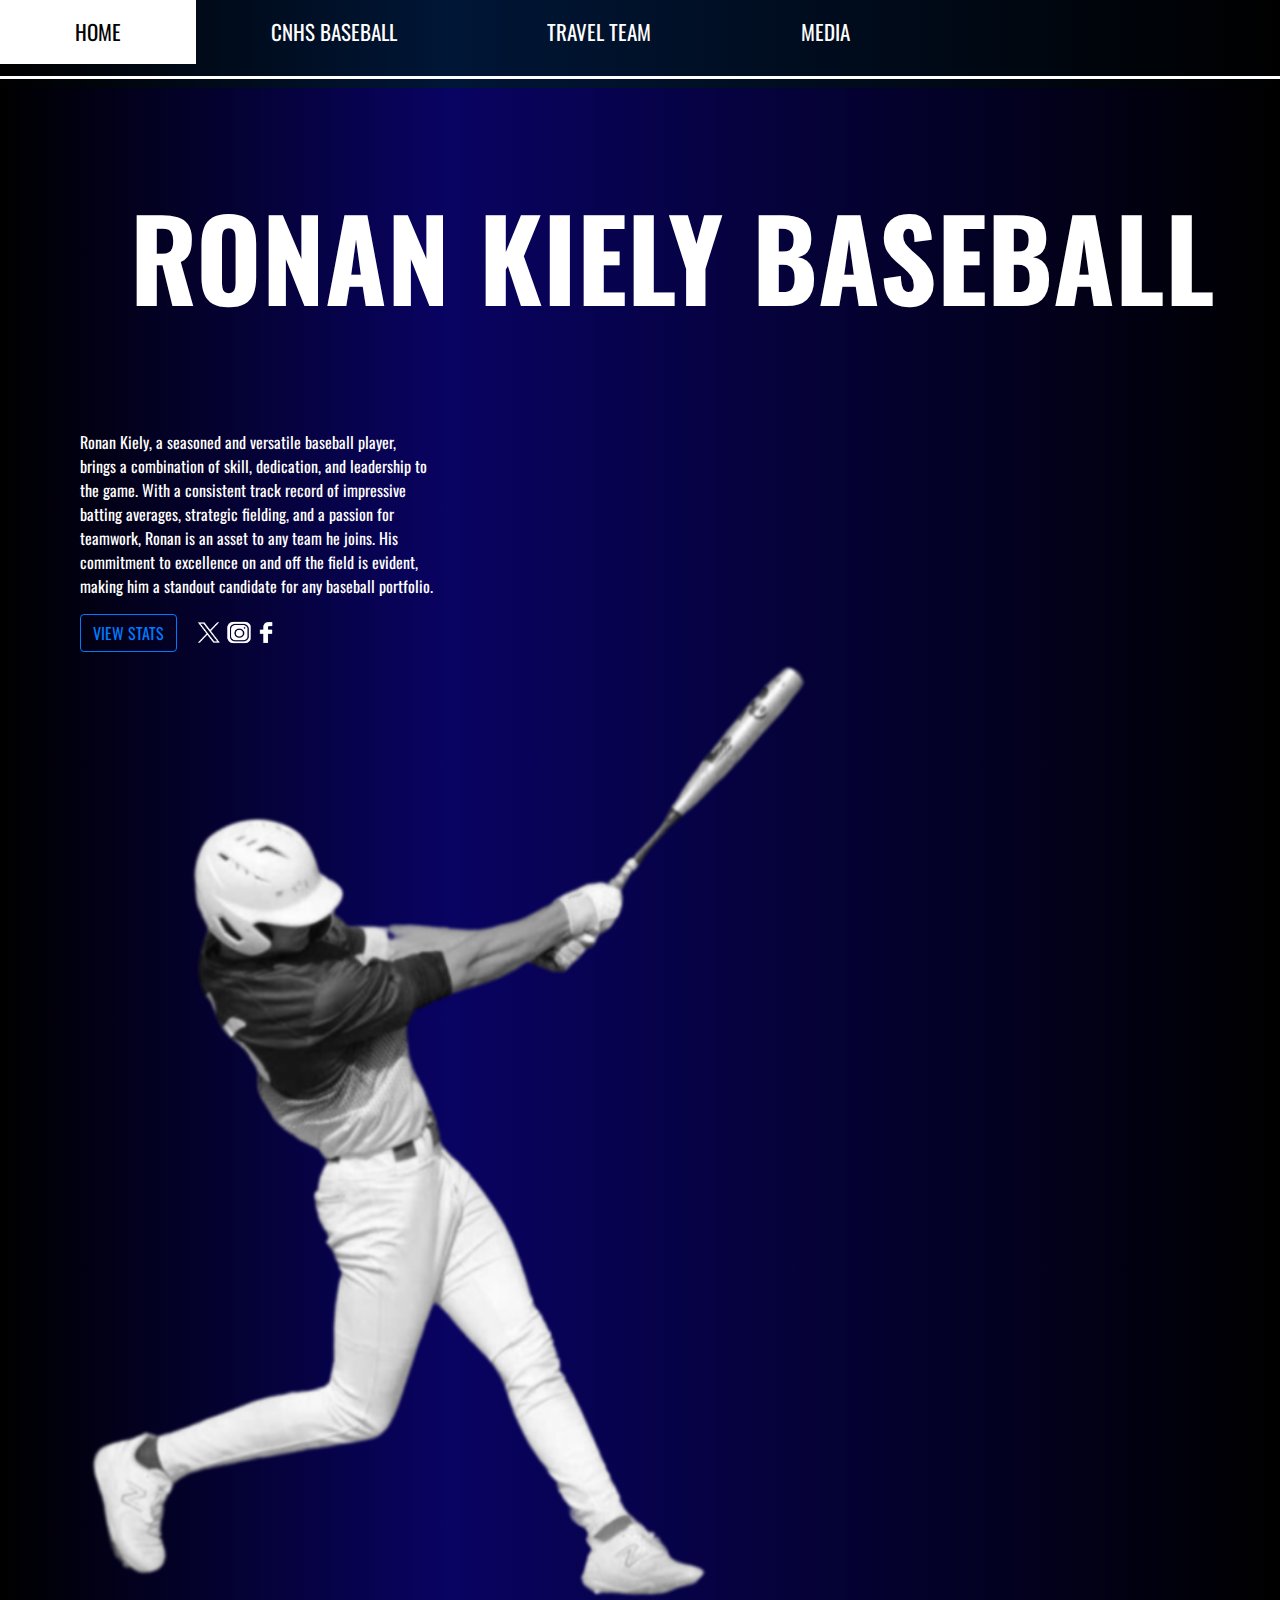
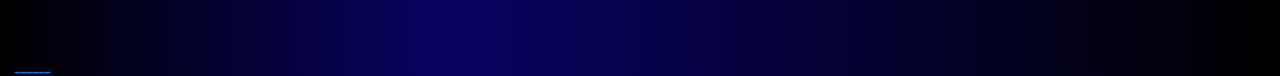
<file: index.html>
<!doctype html>
<html lang="en">
  <head>
    <!-- Required meta tags -->
    <meta charset="utf-8">
    <meta name="viewport" content="width=device-width, initial-scale=1, shrink-to-fit=no">
    <link rel="preconnect" href="https://fonts.gstatic.com" crossorigin>
    <link href="https://fonts.googleapis.com/css2?family=Oswald&display=swap" rel="stylesheet">
    <!-- Bootstrap CSS -->
    <link rel="stylesheet" href="https://cdn.jsdelivr.net/npm/bootstrap@4.3.1/dist/css/bootstrap.min.css" integrity="sha384-ggOyR0iXCbMQv3Xipma34MD+dH/1fQ784/j6cY/iJTQUOhcWr7x9JvoRxT2MZw1T" crossorigin="anonymous">
<link rel="stylesheet" href="style.css">
    <title>Ronan Kiely Baseball</title>
    <link rel="icon" type="image/x-icon" href="fav.jpg">

  </head>
<body>


  <div class="topnav">
    <a class="active" href="index.html">HOME</a>
    <a href="cnhs.html">CNHS BASEBALL</a>
    <a href="travelteam.html">TRAVEL TEAM</a>
    <a href="media.html">MEDIA</a>
  
    <img src="wbg.png" alt="white" width="3000" height="3">
  </div>
  

  </div>   
  <div>
    <div class="container-fluid">
      <div class="row">
        <div class="col-md-12">
          <h1  style="color:rgb(255, 255, 255);"><b> RONAN KIELY BASEBALL</b></h1>
        </div>
      </div>
      <div class="row">
        <div class="col-md-4">
          <p style="color:rgb(255, 255, 255);">Ronan Kiely, a seasoned and versatile baseball player, brings a combination of skill, dedication, and leadership to the game. With a consistent track record of impressive batting averages, strategic fielding, and a passion for teamwork, Ronan is an asset to any team he joins. His commitment to excellence on and off the field is evident, making him a standout candidate for any baseball portfolio.</p>
          <a href="travelteam.html" type="button" class="btn btn-outline-primary">VIEW STATS</a>
          <a href="https://instagram.com/ronankiely_?igshid=OGQ5ZDc2ODk2ZA=="> <img src="Social.png" alt="SocialMedia" width="100" height="27">
        </div>
        <div class="col-md-8">
          <img src="rkb.png" alt="Ronan PNG" width="770" height="950">
    

        </div>
      </div>
     
  
























  ______

</body>


    </div>
    <!-- Optional JavaScript -->
    <!-- jQuery first, then Popper.js, then Bootstrap JS -->
    <script src="https://code.jquery.com/jquery-3.3.1.slim.min.js" integrity="sha384-q8i/X+965DzO0rT7abK41JStQIAqVgRVzpbzo5smXKp4YfRvH+8abtTE1Pi6jizo" crossorigin="anonymous"></script>
    <script src="https://cdn.jsdelivr.net/npm/popper.js@1.14.7/dist/umd/popper.min.js" integrity="sha384-UO2eT0CpHqdSJQ6hJty5KVphtPhzWj9WO1clHTMGa3JDZwrnQq4sF86dIHNDz0W1" crossorigin="anonymous"></script>
    <script src="https://cdn.jsdelivr.net/npm/bootstrap@4.3.1/dist/js/bootstrap.min.js" integrity="sha384-JjSmVgyd0p3pXB1rRibZUAYoIIy6OrQ6VrjIEaFf/nJGzIxFDsf4x0xIM+B07jRM" crossorigin="anonymous"></script>
  </body>
</html>
</file>
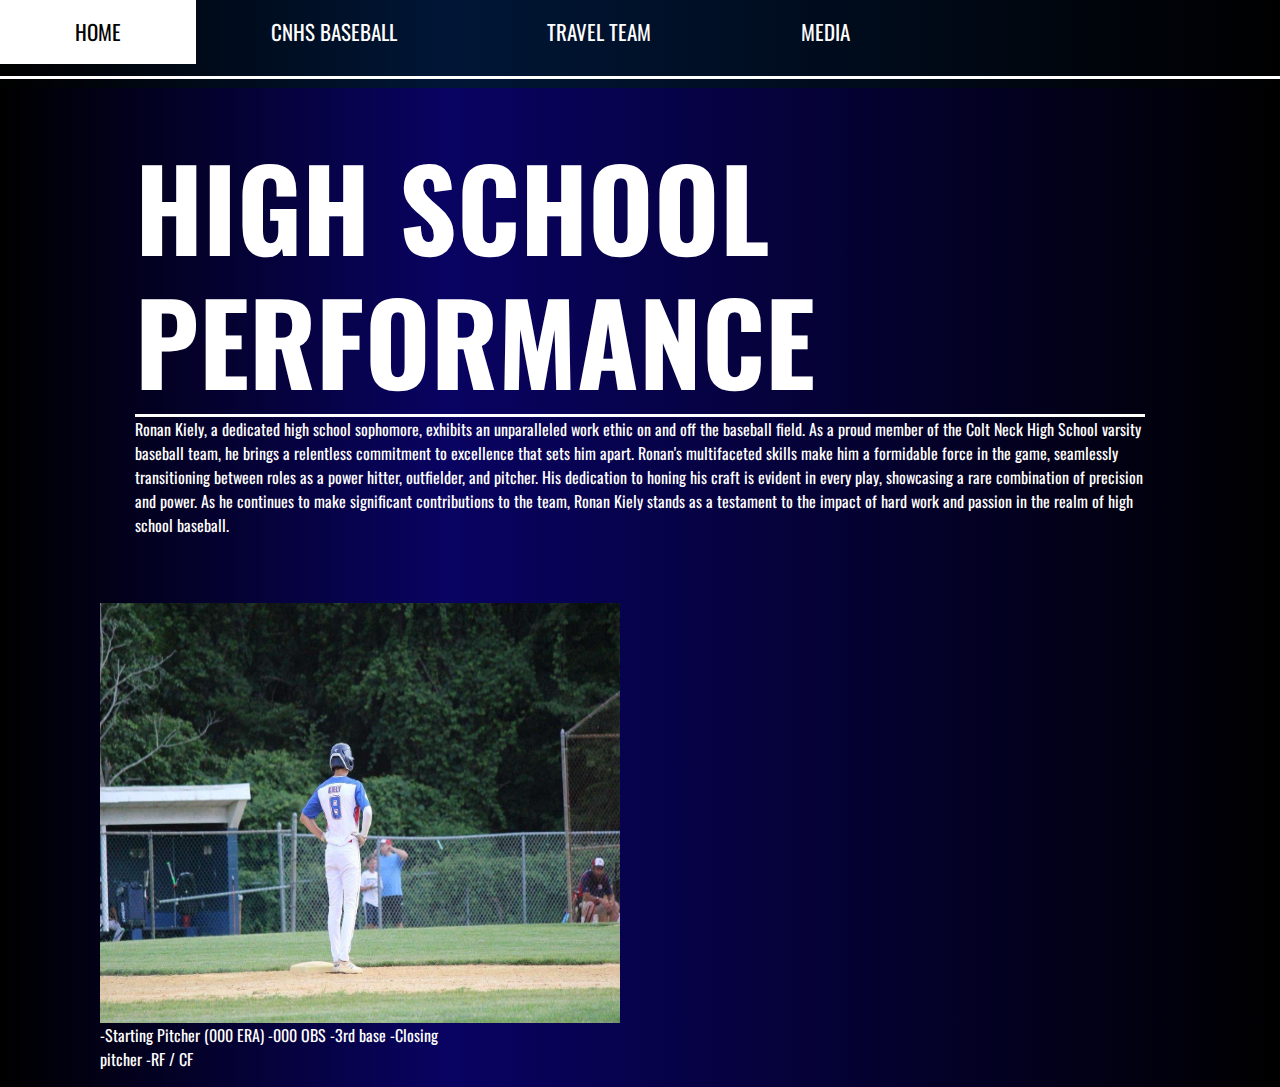
<file: cnhs.html>
<!doctype html>
<html lang="en">
  <head>
    <!-- Required meta tags -->
    <meta charset="utf-8">
    <meta name="viewport" content="width=device-width, initial-scale=1, shrink-to-fit=no">
    <link rel="preconnect" href="https://fonts.gstatic.com" crossorigin>
    <link href="https://fonts.googleapis.com/css2?family=Oswald&display=swap" rel="stylesheet">
    <!-- Bootstrap CSS -->
    <link rel="stylesheet" href="https://cdn.jsdelivr.net/npm/bootstrap@4.3.1/dist/css/bootstrap.min.css" integrity="sha384-ggOyR0iXCbMQv3Xipma34MD+dH/1fQ784/j6cY/iJTQUOhcWr7x9JvoRxT2MZw1T" crossorigin="anonymous">
<link rel="stylesheet" href="style.css">
    <title>Ronan Kiely Baseball</title>
    <link rel="icon" type="image/x-icon" href="fav.jpg">
  </head>
<body>


  <div class="topnav">
    <a class="active" href="index.html">HOME</a>
    <a href="cnhs.html">CNHS BASEBALL</a>
    <a href="travelteam.html">TRAVEL TEAM</a>
    <a href="media.html">MEDIA</a>
    <img src="wbg.png" alt="white" width="3000" height="3">
  </div>
  

  </div>                                                                                       
  <div>
 
  </div>
  <div class="container">
    <div class="row ">
      <h1  style="color:rgb(255, 255, 255);"><b> HIGH SCHOOL PERFORMANCE </b></h1>
      <img src="wbg.png" alt="white" width="3000" height="3">
        <p  style="color:rgb(255, 255, 255);">
          Ronan Kiely, a dedicated high school sophomore, exhibits an unparalleled work ethic on and off the baseball field. As a proud member of the Colt Neck High School varsity baseball team, he brings a relentless commitment to excellence that sets him apart. Ronan's multifaceted skills make him a formidable force in the game, seamlessly transitioning between roles as a power hitter, outfielder, and pitcher. His dedication to honing his craft is evident in every play, showcasing a rare combination of precision and power. As he continues to make significant contributions to the team, Ronan Kiely stands as a testament to the impact of hard work and passion in the realm of high school baseball.
          
          </p>
       
          
        
      </div>
  
      <div class="col-lg-4 col-md-6">
        <img src="4.jpg" alt="Donation" width="520" height="420">
        <p  style="color:rgb(255, 255, 255);">
          -Starting Pitcher (000 ERA)
          -000 OBS
          -3rd base 
          -Closing pitcher 
          -RF / CF
  
          </p>
      </div>
  
    

      
  
    </div>
  </div>

</body>


    </div>
    <!-- Optional JavaScript -->
    <!-- jQuery first, then Popper.js, then Bootstrap JS -->
    <script src="https://code.jquery.com/jquery-3.3.1.slim.min.js" integrity="sha384-q8i/X+965DzO0rT7abK41JStQIAqVgRVzpbzo5smXKp4YfRvH+8abtTE1Pi6jizo" crossorigin="anonymous"></script>
    <script src="https://cdn.jsdelivr.net/npm/popper.js@1.14.7/dist/umd/popper.min.js" integrity="sha384-UO2eT0CpHqdSJQ6hJty5KVphtPhzWj9WO1clHTMGa3JDZwrnQq4sF86dIHNDz0W1" crossorigin="anonymous"></script>
    <script src="https://cdn.jsdelivr.net/npm/bootstrap@4.3.1/dist/js/bootstrap.min.js" integrity="sha384-JjSmVgyd0p3pXB1rRibZUAYoIIy6OrQ6VrjIEaFf/nJGzIxFDsf4x0xIM+B07jRM" crossorigin="anonymous"></script>
  </body>
</html>
</file>
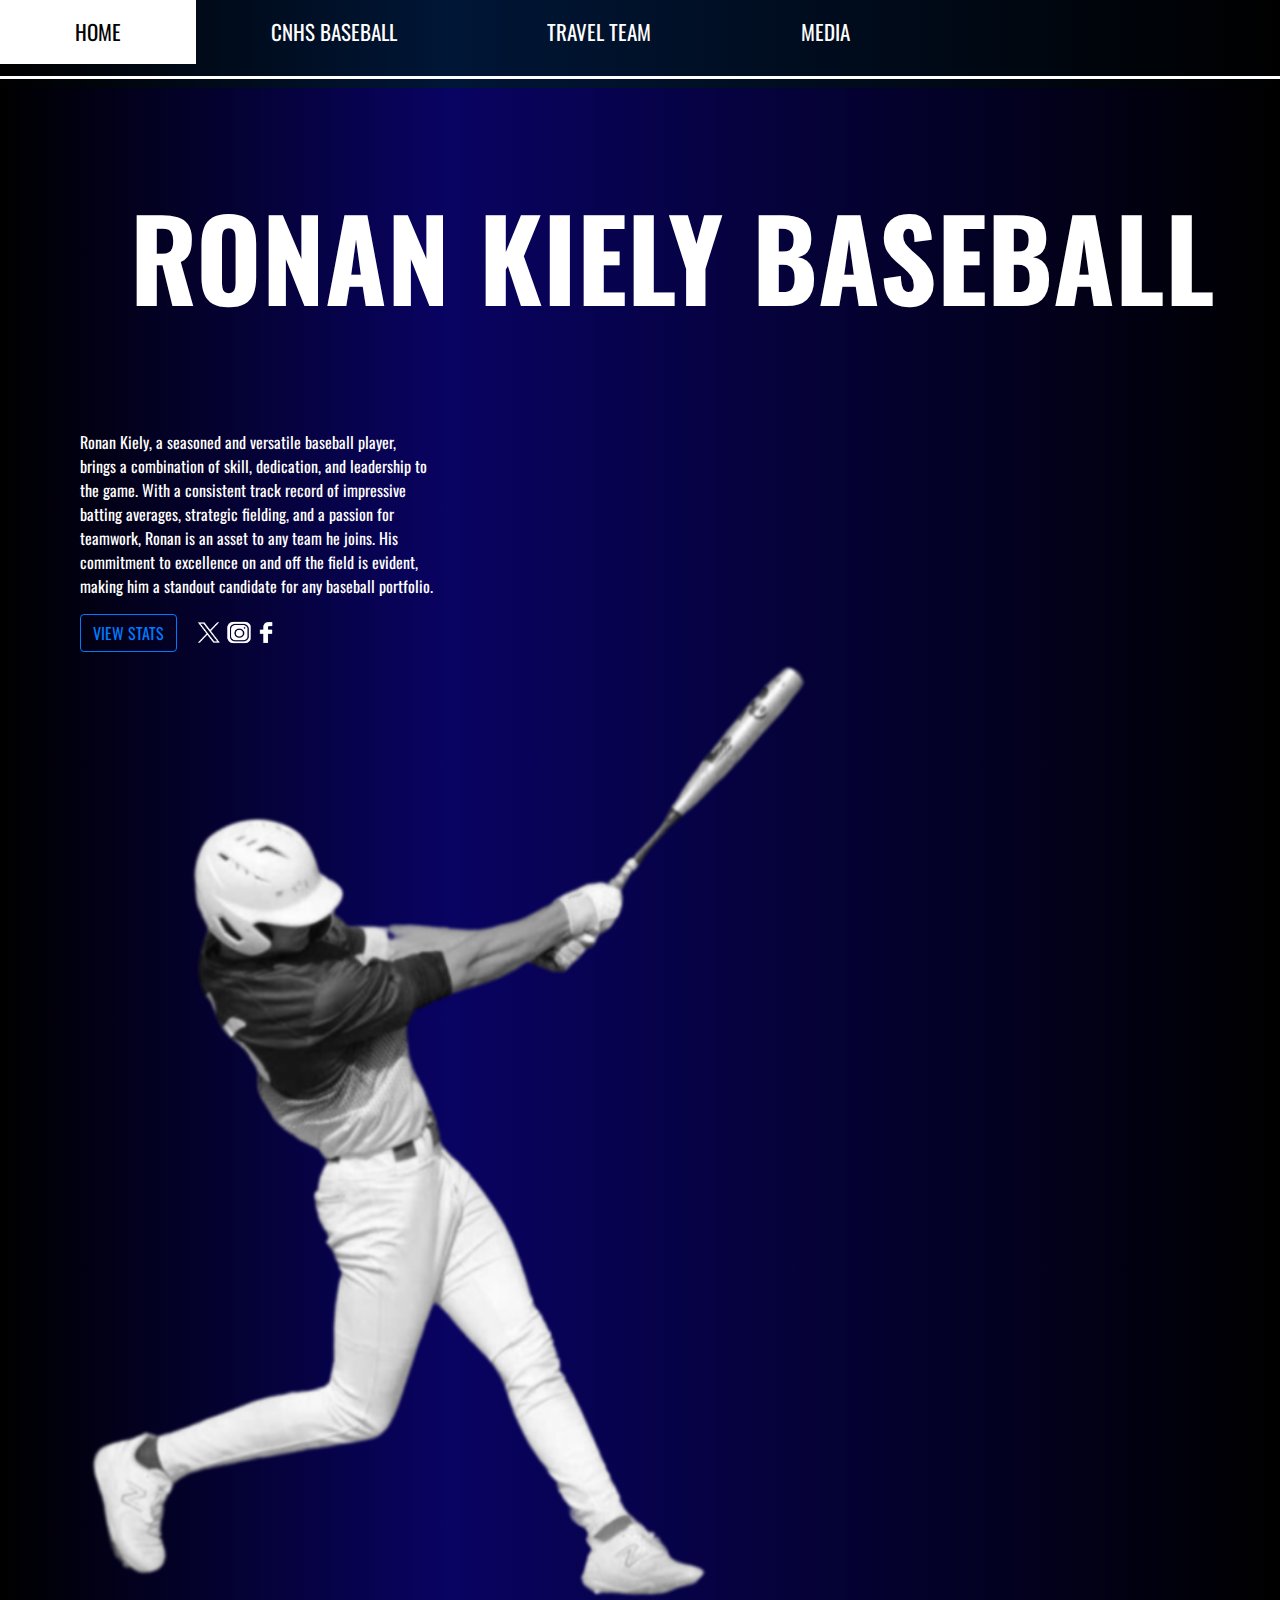
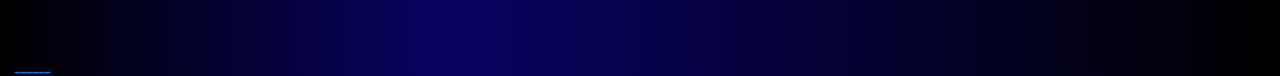
<file: home.html>
<!doctype html>
<html lang="en">
  <head>
    <!-- Required meta tags -->
    <meta charset="utf-8">
    <meta name="viewport" content="width=device-width, initial-scale=1, shrink-to-fit=no">
    <link rel="preconnect" href="https://fonts.gstatic.com" crossorigin>
    <link href="https://fonts.googleapis.com/css2?family=Oswald&display=swap" rel="stylesheet">
    <!-- Bootstrap CSS -->
    <link rel="stylesheet" href="https://cdn.jsdelivr.net/npm/bootstrap@4.3.1/dist/css/bootstrap.min.css" integrity="sha384-ggOyR0iXCbMQv3Xipma34MD+dH/1fQ784/j6cY/iJTQUOhcWr7x9JvoRxT2MZw1T" crossorigin="anonymous">
<link rel="stylesheet" href="style.css">
    <title>Ronan Kiely Baseball</title>
    <link rel="icon" type="image/x-icon" href="fav.jpg">

  </head>
<body>


  <div class="topnav">
    <a class="active" href="home.html">HOME</a>
    <a href="cnhs.html">CNHS BASEBALL</a>
    <a href="travelteam.html">TRAVEL TEAM</a>
    <a href="media.html">MEDIA</a>
  
    <img src="wbg.png" alt="white" width="3000" height="3">
  </div>
  

  </div>   
  <div>
    <div class="container-fluid">
      <div class="row">
        <div class="col-md-12">
          <h1  style="color:rgb(255, 255, 255);"><b> RONAN KIELY BASEBALL</b></h1>
        </div>
      </div>
      <div class="row">
        <div class="col-md-4">
          <p style="color:rgb(255, 255, 255);">Ronan Kiely, a seasoned and versatile baseball player, brings a combination of skill, dedication, and leadership to the game. With a consistent track record of impressive batting averages, strategic fielding, and a passion for teamwork, Ronan is an asset to any team he joins. His commitment to excellence on and off the field is evident, making him a standout candidate for any baseball portfolio.</p>
          <a href="travelteam.html" type="button" class="btn btn-outline-primary">VIEW STATS</a>
          <a href="https://instagram.com/ronankiely_?igshid=OGQ5ZDc2ODk2ZA=="> <img src="Social.png" alt="SocialMedia" width="100" height="27">
        </div>
        <div class="col-md-8">
          <img src="rkb.png" alt="Ronan PNG" width="770" height="950">
    

        </div>
      </div>
     
  
























  ______

</body>


    </div>
    <!-- Optional JavaScript -->
    <!-- jQuery first, then Popper.js, then Bootstrap JS -->
    <script src="https://code.jquery.com/jquery-3.3.1.slim.min.js" integrity="sha384-q8i/X+965DzO0rT7abK41JStQIAqVgRVzpbzo5smXKp4YfRvH+8abtTE1Pi6jizo" crossorigin="anonymous"></script>
    <script src="https://cdn.jsdelivr.net/npm/popper.js@1.14.7/dist/umd/popper.min.js" integrity="sha384-UO2eT0CpHqdSJQ6hJty5KVphtPhzWj9WO1clHTMGa3JDZwrnQq4sF86dIHNDz0W1" crossorigin="anonymous"></script>
    <script src="https://cdn.jsdelivr.net/npm/bootstrap@4.3.1/dist/js/bootstrap.min.js" integrity="sha384-JjSmVgyd0p3pXB1rRibZUAYoIIy6OrQ6VrjIEaFf/nJGzIxFDsf4x0xIM+B07jRM" crossorigin="anonymous"></script>
  </body>
</html>
</file>
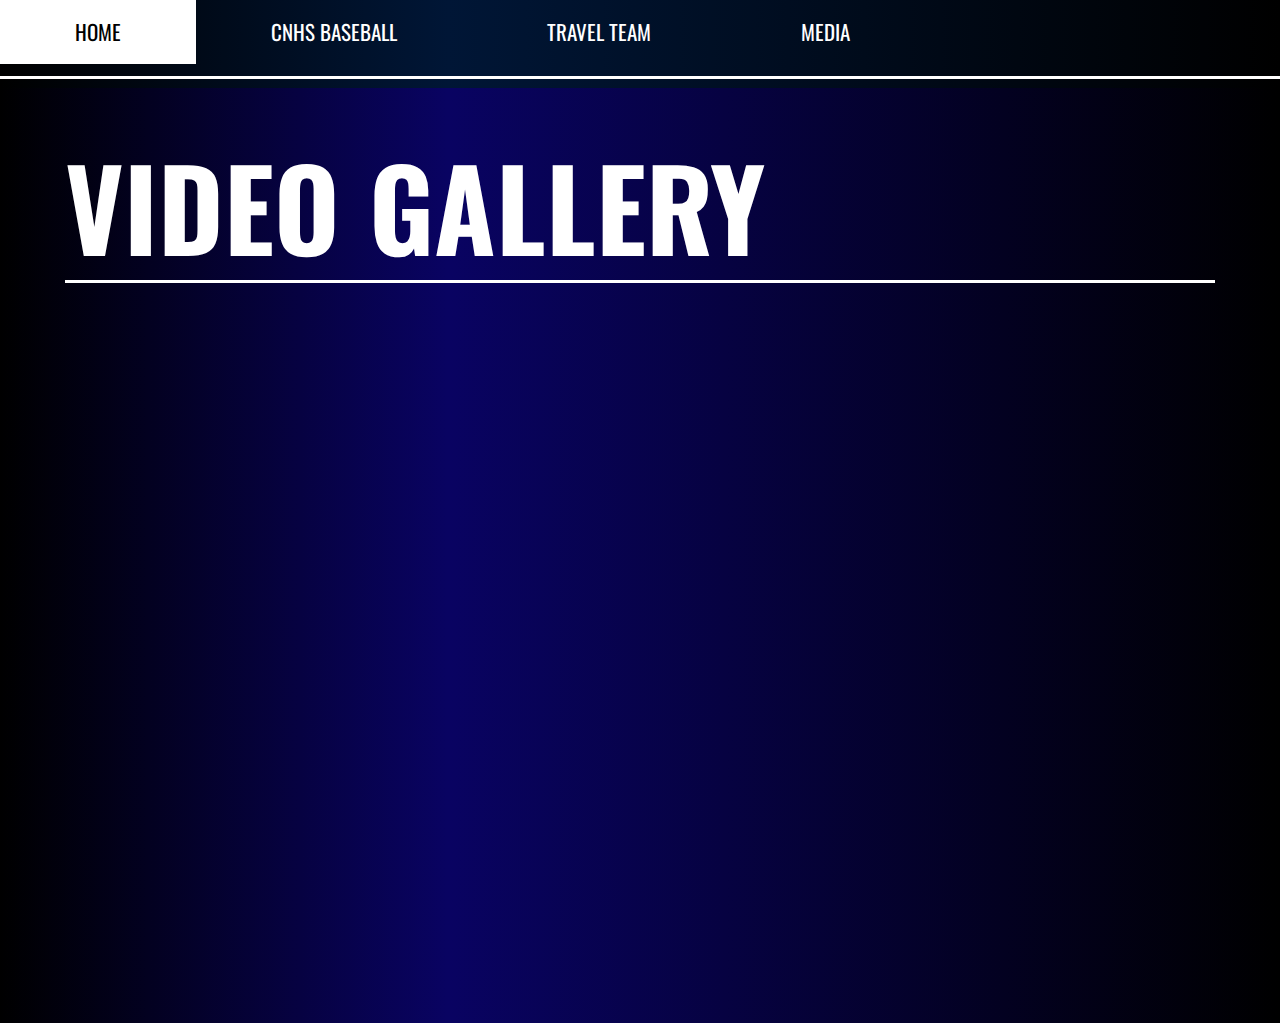
<file: media.html>
<!doctype html>
<html lang="en">
  <head>
    <!-- Required meta tags -->
    <meta charset="utf-8">
    <meta name="viewport" content="width=device-width, initial-scale=1, shrink-to-fit=no">
    <link rel="preconnect" href="https://fonts.gstatic.com" crossorigin>
    <link href="https://fonts.googleapis.com/css2?family=Oswald&display=swap" rel="stylesheet">
    <!-- Bootstrap CSS -->
    <link rel="stylesheet" href="https://cdn.jsdelivr.net/npm/bootstrap@4.3.1/dist/css/bootstrap.min.css" integrity="sha384-ggOyR0iXCbMQv3Xipma34MD+dH/1fQ784/j6cY/iJTQUOhcWr7x9JvoRxT2MZw1T" crossorigin="anonymous">
<link rel="stylesheet" href="style.css">
    <title>Ronan Kiely Baseball</title>
    <link rel="icon" type="image/x-icon" href="fav.jpg">
  </head>
<body>


  <div class="topnav">
    <a class="active" href="index.html">HOME</a>
    <a href="cnhs.html">CNHS BASEBALL</a>
    <a href="travelteam.html">TRAVEL TEAM</a>
    <a href="media.html">MEDIA</a>
    <img src="wbg.png" alt="white" width="3000" height="3">
  </div>
  

  </div>                                                                                       
  <div>

    <div class="container-fluid">
      <div class="row">
        <h1  style="color:rgb(255, 255, 255);"><b> VIDEO GALLERY </b></h1>
       
          <img src="wbg.png" alt="white" width="3000" height="3">
        <div class="col-md-4">
          <iframe width="560" height="315" src="https://www.youtube.com/embed/0-YpFZxl5IU?si=9J9ozEfMKOBIWqQI" title="YouTube video player" frameborder="0" allow="accelerometer; autoplay; clipboard-write; encrypted-media; gyroscope; picture-in-picture; web-share" allowfullscreen></iframe>
          
        </div>
        <div class="col-md-4">
          <iframe width="560" height="315" src="https://www.youtube.com/embed/0-YpFZxl5IU?si=9J9ozEfMKOBIWqQI" title="YouTube video player" frameborder="0" allow="accelerometer; autoplay; clipboard-write; encrypted-media; gyroscope; picture-in-picture; web-share" allowfullscreen></iframe>
          
        </div>
        <div class="col-md-4">
          <iframe width="560" height="315" src="https://www.youtube.com/embed/0-YpFZxl5IU?si=9J9ozEfMKOBIWqQI" title="YouTube video player" frameborder="0" allow="accelerometer; autoplay; clipboard-write; encrypted-media; gyroscope; picture-in-picture; web-share" allowfullscreen></iframe>
        </div>
      </div>
      <div class="row">
        <div class="col-md-4">
          <iframe width="560" height="315" src="https://www.youtube.com/embed/0-YpFZxl5IU?si=9J9ozEfMKOBIWqQI" title="YouTube video player" frameborder="0" allow="accelerometer; autoplay; clipboard-write; encrypted-media; gyroscope; picture-in-picture; web-share" allowfullscreen></iframe>
        </div>
        <div class="col-md-4">
          <iframe width="560" height="315" src="https://www.youtube.com/embed/0-YpFZxl5IU?si=9J9ozEfMKOBIWqQI" title="YouTube video player" frameborder="0" allow="accelerometer; autoplay; clipboard-write; encrypted-media; gyroscope; picture-in-picture; web-share" allowfullscreen></iframe>
          
        </div>
        <div class="col-md-4">
        </div>
      </div>
    </div>
</body>


    </div>
    <!-- Optional JavaScript -->
    <!-- jQuery first, then Popper.js, then Bootstrap JS -->
    <script src="https://code.jquery.com/jquery-3.3.1.slim.min.js" integrity="sha384-q8i/X+965DzO0rT7abK41JStQIAqVgRVzpbzo5smXKp4YfRvH+8abtTE1Pi6jizo" crossorigin="anonymous"></script>
    <script src="https://cdn.jsdelivr.net/npm/popper.js@1.14.7/dist/umd/popper.min.js" integrity="sha384-UO2eT0CpHqdSJQ6hJty5KVphtPhzWj9WO1clHTMGa3JDZwrnQq4sF86dIHNDz0W1" crossorigin="anonymous"></script>
    <script src="https://cdn.jsdelivr.net/npm/bootstrap@4.3.1/dist/js/bootstrap.min.js" integrity="sha384-JjSmVgyd0p3pXB1rRibZUAYoIIy6OrQ6VrjIEaFf/nJGzIxFDsf4x0xIM+B07jRM" crossorigin="anonymous"></script>
  </body>
</html>
</file>
<file: style.css>
body {
    margin: 0;
    font-family: Arial, Helvetica, sans-serif;
    background: rgb(0,0,0);
background: linear-gradient(90deg, rgba(0,0,0,1) 0%, rgba(9,3,98,1) 35%, rgba(0,0,0,1) 100%);
  }
  
  .topnav {
    overflow: hidden;
    background: rgb(0,0,0);
    background: linear-gradient(90deg, rgba(0,0,0,1) 0%, rgb(0, 22, 54) 35%, rgba(0,0,0,1) 100%);
  }
  
  .topnav a {
    float: left;
    color: #ffffff;
    text-align: center;
    padding: 16px 75px;
    text-decoration: none;
    font-size: 21px;
  }
  
  .topnav a:hover {
    background-color: #ffffff;
    color: rgb(0, 0, 0);
  }
  
  .topnav a.active {
    background-color: rgb(255, 255, 255)
    color: white ;
  }
  h1 {
    font-size: 7rem;
  }

  .row {
    background-color: rgba(255, 255, 255, 0);
     margin: 50px;
}
.col-md-12 {
  background-color: #ffffff00;
  margin: 50px;

}
*{
  font-family: 'Oswald', sans-serif;
}
</file>
